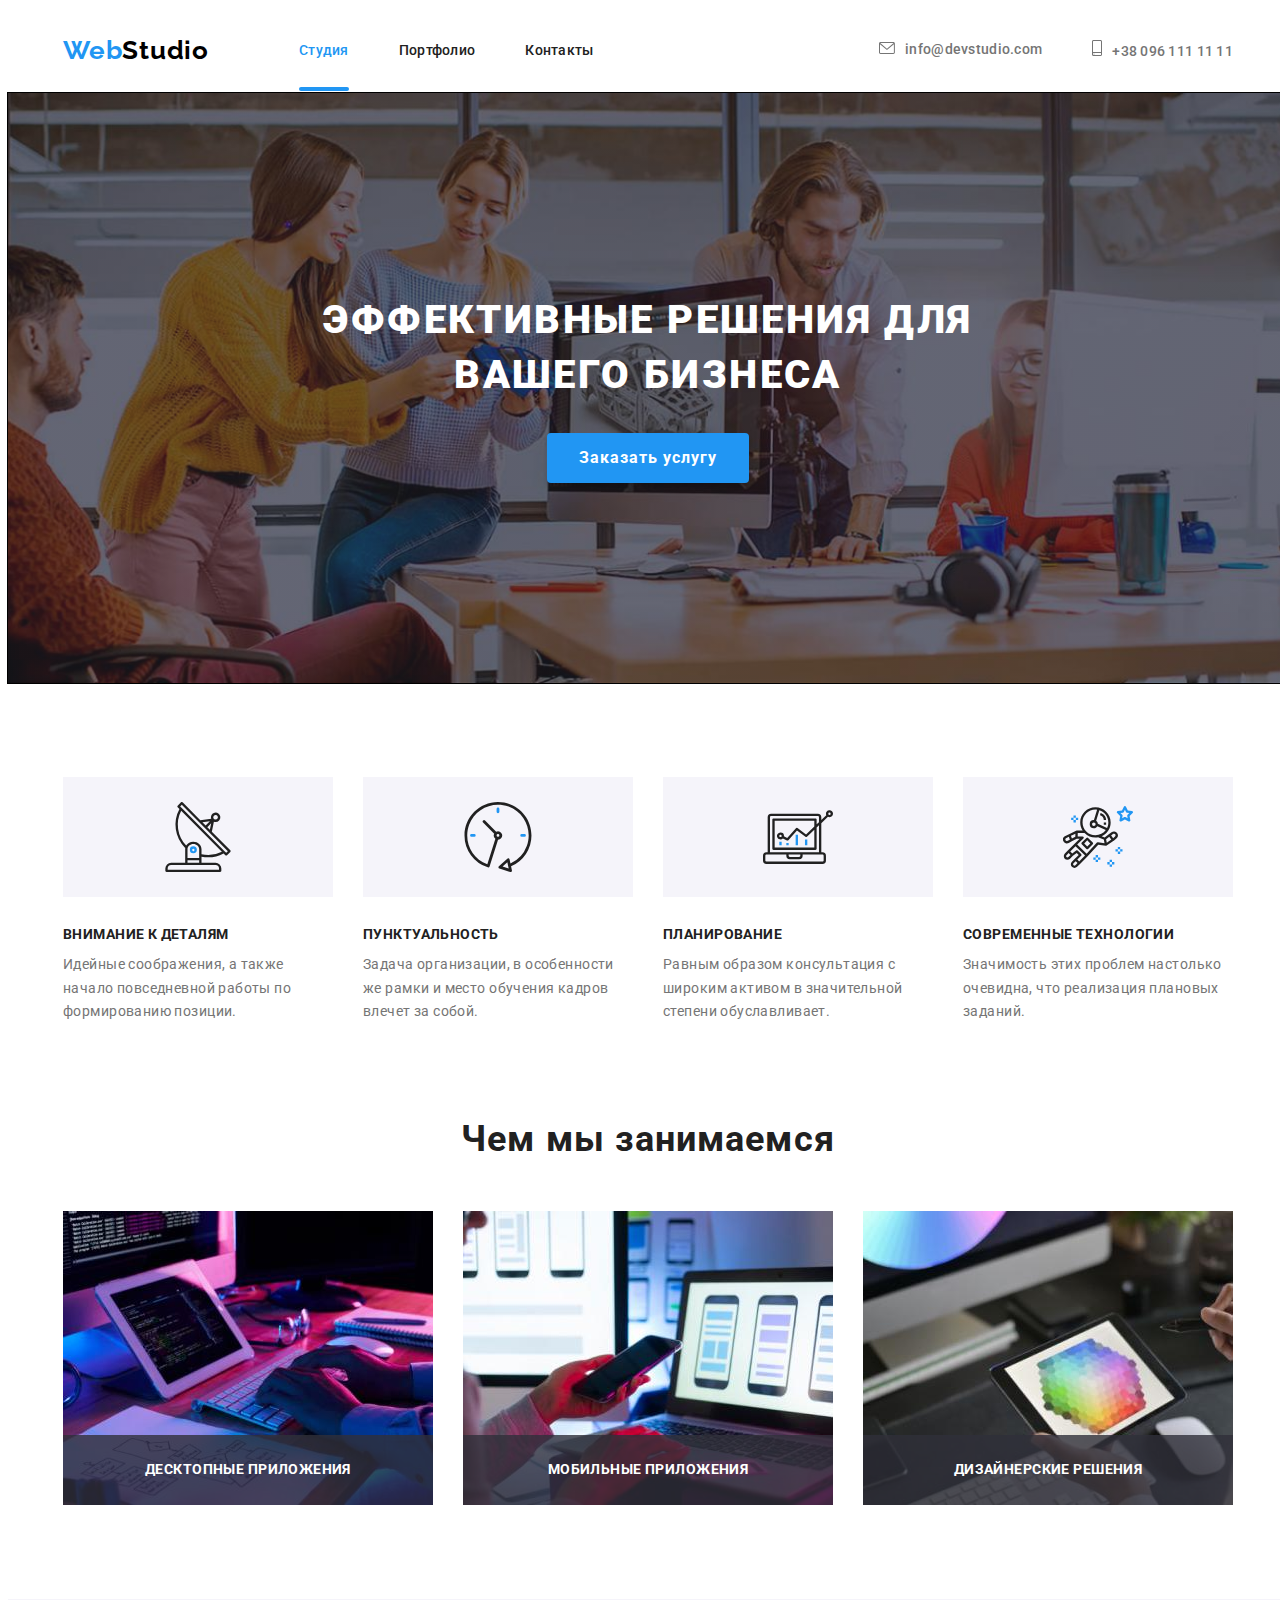
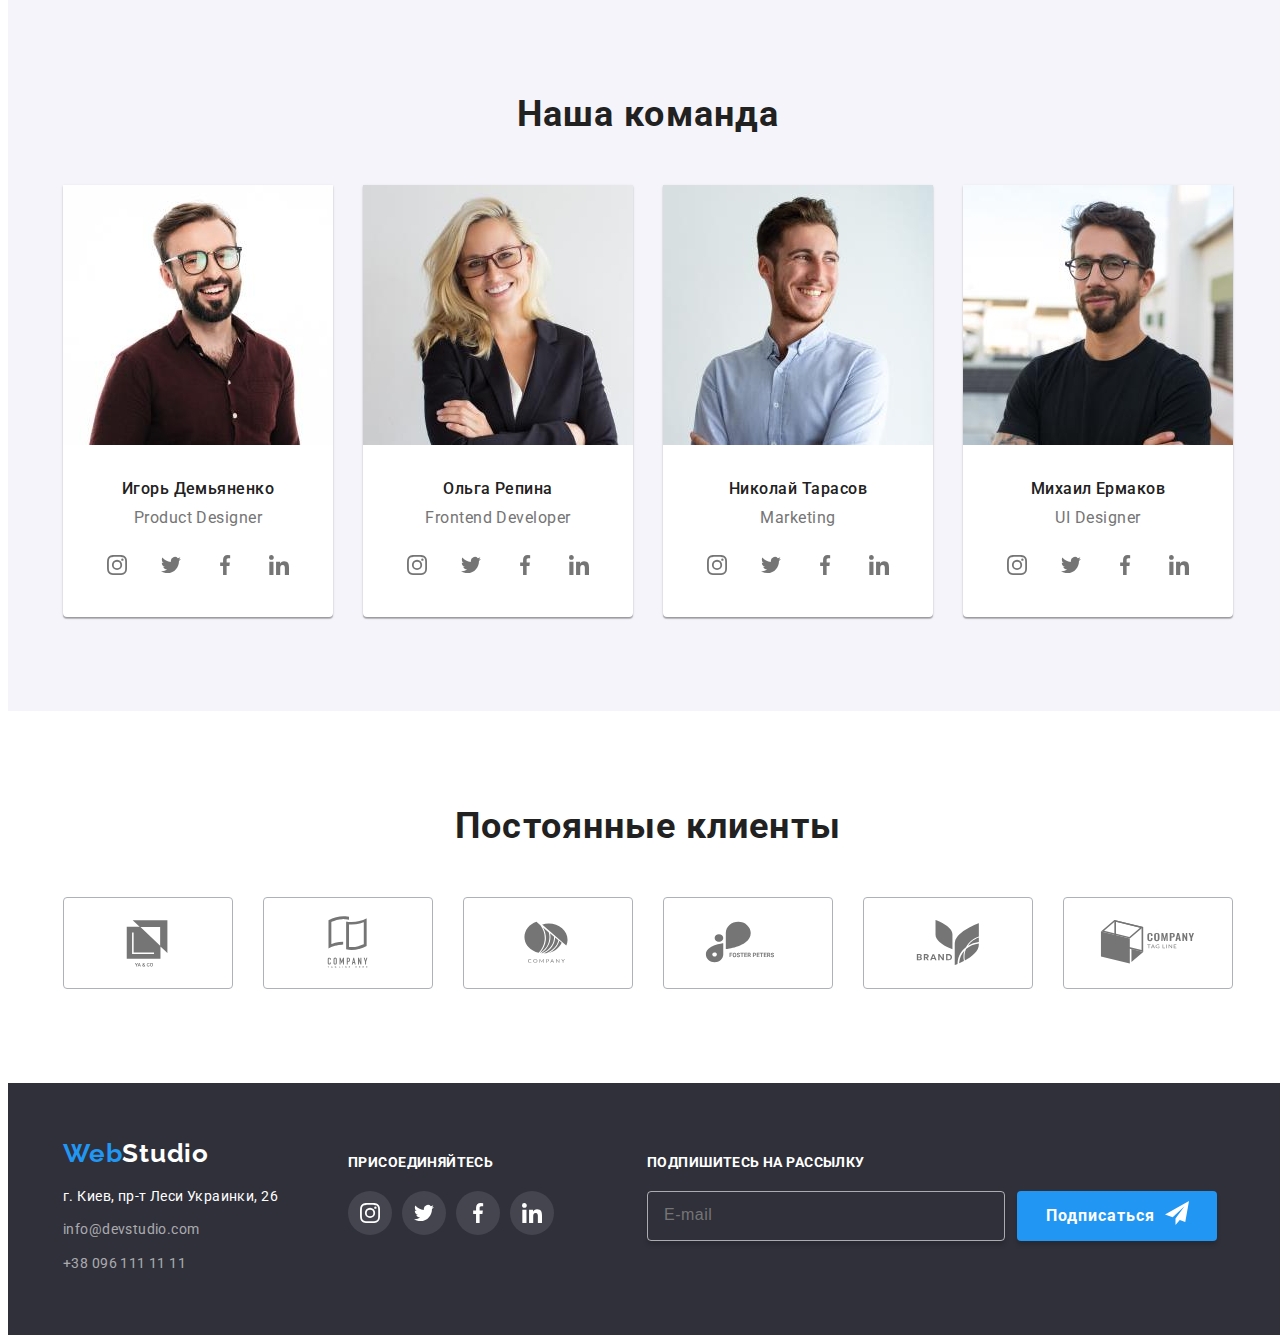
<file: index.html>
<!DOCTYPE html>
<html lang="ru">
  <head>
    <meta charset="UTF-8" />
    <meta http-equiv="X-UA-Compatible" content="IE=edge" />
    <meta name="viewport" content="width=device-width, initial-scale=1.0" />
    <meta name="description" content="Решения для бизнеса" />
    <link rel="preconnect" href="https://fonts.googleapis.com" />
    <link rel="preconnect" href="https://fonts.gstatic.com" crossorigin />
    <link
      href="https://fonts.googleapis.com/css2?family=Raleway:wght@700&family=Roboto:wght@400;500;700;900&display=swap"
      rel="stylesheet"
    />
    <link
      rel="stylesheet"
      href="https://cdnjs.cloudflare.com/ajax/libs/modern-normalize/1.1.0/modern-normalize.min.css"
      integrity="sha512-wpPYUAdjBVSE4KJnH1VR1HeZfpl1ub8YT/NKx4PuQ5NmX2tKuGu6U/JRp5y+Y8XG2tV+wKQpNHVUX03MfMFn9Q=="
      crossorigin="anonymous"
      referrerpolicy="no-referrer"
    />
    <link rel="stylesheet" href="css/main.min.css" />
    <title>Студия</title>
  </head>
  <body>
    <header class="header__page">
      <div class="section__container">
        <div class="header__content">
          <nav class="navigation__container">
            <a
              href="index.html"
              class="logo__page logo__page--dark link"
              ><span class="logo__web">Web</span
              ><span class="logo__studio">Studio</span></a
            >
            <ul class="navigation__list list">
              <li class="navigation__item curent--link">
                <a href="index.html" class="navigation__link link">Студия</a>
              </li>
              <li class="navigation__item">
                <a href="portfolio.html" class="navigation__link link"
                  >Портфолио</a
                >
              </li>
              <li class="navigation__item">
                <a href="#0" class="navigation__link link">Контакты</a>
              </li>
            </ul>
            <button type="button" class="open-menu-btn">
              <svg class="open-menu__icon" width="24px" height="16px">
                <use href="./images/svg/icons.svg#icon-menu_mob"></use>
              </svg>
            </button>
          </nav>
          <ul class="header__contacts list">
            <li>
              <a href="mailto:info@devstudio.com" class="header__mail link"
                ><span>
                  <svg class="mail__icon" width="16px" height="12px">
                    <use
                      href="./images/svg/icons.svg#icon-icon-mail"
                    ></use></svg></span
                >info@devstudio.com</a
              >
            </li>
            <li>
              <a href="tel:+380961111111" class="header__telephone link"
                ><span>
                  <svg class="telephone__icon" width="10px" height="16px">
                    <use
                      href="./images/svg/icons.svg#icon-icon-telephone"
                    ></use></svg></span
                >+38 096 111 11 11</a
              >
            </li>
          </ul>
        </div>
      </div>
      <div class="page__mob-menu is-hidden">
        <div class="mob-menu__container">
          <div class="mob-menu__top">
            <button type="button" class="close-menu-btn close-btn">
              <svg class="close-btn__close-icon" width="11px" height="11px">
                <use href="./images/svg/icons.svg#icon-Vector"></use>
              </svg>
            </button>
            <ul class="mob-menu__list list">
              <li class="mob-menu__item">
                <a href="index.html" class="mob-menu__link link">Студия</a>
              </li>
              <li class="mob-menu__item">
                <a href="portfolio.html" class="mob-menu__link link"
                  >Портфолио</a
                >
              </li>
              <li class="mob-menu__item">
                <a href="#0" class="mob-menu__link link">Контакты</a>
              </li>
            </ul>
          </div>
          <div class="mob-menu__bottom">
            <ul class="mob-menu__contacts list">
              <li>
                <a href="tel:+380961111111" class="mob-menu__telephone link"
                  >+38 096 111 11 11</a
                >
              </li>
              <li>
                <a href="mailto:info@devstudio.com" class="mob-menu__mail link"
                  >info@devstudio.com</a
                >
              </li>
            </ul>
            <ul class="mob-menu__social list">
              <li class="social-list__item">
                <a href="" class="social__link-menu link">Instagram</a>
              </li>
              <li class="social-list__item">
                <a href="" class="social__link-menu link">Twitter</a>
              </li>
              <li class="social-list__item">
                <a href="" class="social__link-menu link">Facebook</a>
              </li>
              <li class="social-list__item">
                <a href="" class="social__link-menu link">LinkedIn</a>
              </li>
            </ul>
          </div>
        </div>
      </div>
    </header>
    <!--Main-->
    <main>
      <section class="hero">
        <h1 class="hero__title">Эффективные решения для вашего бизнеса</h1>
        <button
          type="button"
          class="button-submit button-submit--hero"
          data-modal-open
        >
          Заказать услугу
        </button>
      </section>
      <section class="section">
        <div class="section__container">
          <ul class="skills__list list">
            <li class="skills__item skills__item--attention">
              <h3 class="skills__title">Внимание к деталям</h3>
              <p class="skills__about">
                Идейные соображения, а также начало повседневной работы по
                формированию позиции.
              </p>
            </li>
            <li class="skills__item skills__item--punctuality">
              <h3 class="skills__title">Пунктуальность</h3>
              <p class="skills__about">
                Задача организации, в особенности же рамки и место обучения
                кадров влечет за собой.
              </p>
            </li>
            <li class="skills__item skills__item--planning">
              <h3 class="skills__title">Планирование</h3>
              <p class="skills__about">
                Равным образом консультация с широким активом в значительной
                степени обуславливает.
              </p>
            </li>
            <li class="skills__item skills__item--hitech">
              <h3 class="skills__title">Современные технологии</h3>
              <p class="skills__about">
                Значимость этих проблем настолько очевидна, что реализация
                плановых заданий.
              </p>
            </li>
          </ul>
        </div>
      </section>
      <section class="our-work">
        <div class="section__container">
          <h2 class="section__heading">Чем мы занимаемся</h2>
          <ul class="our-work__list list">
            <li class="our-work__item">
              <div class="our-work__description">
                <img
                  src="./images/studio-img/our-work1.jpg"
                  srcset="
                    ./images/studio-img/our-work1.jpg    1x,
                    ./images/studio-img/our-work1-2x.jpg 2x
                  "
                  class="our-work__img"
                  alt="Image 1"
                  width="370"
                />
                <div class="our-work__overlay">
                  <h3 class="our-work__title">Десктопные приложения</h3>
                </div>
              </div>
            </li>
            <li class="our-work__item">
              <div class="our-work__description">
                <img
                  src="./images/studio-img/our-work2.jpg"
                  srcset="
                    ./images/studio-img/our-work2.jpg    1x,
                    ./images/studio-img/our-work2-2x.jpg 2x
                  "
                  class="our-work__img"
                  alt="Image 2"
                  width="370"
                />
                <div class="our-work__overlay">
                  <h3 class="our-work__title">Мобильные приложения</h3>
                </div>
              </div>
            </li>
            <li class="our-work__item">
              <div class="our-work__description">
                <img
                  src="./images/studio-img/our-work3.jpg"
                  srcset="
                    ./images/studio-img/our-work3.jpg    1x,
                    ./images/studio-img/our-work3-2x.jpg 2x
                  "
                  class="our-work__img"
                  alt="Image 3"
                  width="370"
                />
                <div class="our-work__overlay">
                  <h3 class="our-work__title">Дизайнерские решения</h3>
                </div>
              </div>
            </li>
          </ul>
        </div>
      </section>
      <section class="section section--team">
        <div class="section__container">
          <h2 class="section__heading">Наша команда</h2>
          <ul class="team__list list">
            <li class="team__card">
              <picture>
                <source
                  srcset="
                    ./images/studio-img/team-photo1-desktop.jpg   1x,
                    ./images/studio-img/team-photo1-desktop2x.jpg 2x
                  "
                  media="(min-width:1200px)"
                />
                <source
                  srcset="
                    ./images/studio-img/team-photo1-tab.jpg   1x,
                    ./images/studio-img/team-photo1-tab2x.jpg 2x
                  "
                  media="(min-width: 768px)"
                />
                <source
                  srcset="
                    ./images/studio-img/team-photo1-mob.jpg   1x,
                    ./images/studio-img/team-photo1-mob2x.jpg 2x
                  "
                  media="(min-width: 320px)"
                />
                <img
                  src="./images/studio-img/team-photo1-mob.jpg"
                  class="team__photo"
                  alt="Photo 1"
                  width="450"
                />
              </picture>
              <div class="team__about">
                <h3 class="team__name">Игорь Демьяненко</h3>
                <p class="team__job">Product Designer</p>
                <ul class="social__container list">
                  <li class="social__item">
                    <a
                      class="social__link social__link--white"
                      href="instagram.com"
                    >
                      <svg class="social__icon" width="20px" height="20px">
                        <use
                          href="./images/svg/icons.svg#icon-icon-instagram"
                        ></use>
                      </svg>
                    </a>
                  </li>
                  <li class="social__item">
                    <a
                      class="social__link social__link--white"
                      href="twitter.com"
                    >
                      <svg class="social__icon" width="20px" height="20px">
                        <use
                          href="./images/svg/icons.svg#icon-icon-twitter"
                        ></use>
                      </svg>
                    </a>
                  </li>
                  <li class="social__item">
                    <a
                      class="social__link social__link--white"
                      href="facebook.com"
                    >
                      <svg class="social__icon" width="20px" height="20px">
                        <use
                          href="./images/svg/icons.svg#icon-icon-facebook"
                        ></use>
                      </svg>
                    </a>
                  </li>
                  <li class="social__item">
                    <a class="social__link social__link--white" href="vfh">
                      <svg class="social__icon" width="20px" height="20px">
                        <use
                          href="./images/svg/icons.svg#icon-icon-linkedin"
                        ></use>
                      </svg>
                    </a>
                  </li>
                </ul>
              </div>
            </li>
            <li class="team__card">
              <picture>
                <source
                  srcset="
                    ./images/studio-img/team-photo2-desktop.jpg   1x,
                    ./images/studio-img/team-photo2-desktop2x.jpg 2x
                  "
                  media="(min-width:1200px)"
                />
                <source
                  srcset="
                    ./images/studio-img/team-photo2-tab.jpg   1x,
                    ./images/studio-img/team-photo2-tab2x.jpg 2x
                  "
                  media="(min-width: 768px)"
                />
                <source
                  srcset="
                    ./images/studio-img/team-photo2-mob.jpg   1x,
                    ./images/studio-img/team-photo2-mob2x.jpg 2x
                  "
                  media="(min-width: 320px)"
                />
                <img
                  src="./images/studio-img/team-photo2-mob.jpg"
                  class="team__photo"
                  alt="Photo 2"
                  width="270"
                />
              </picture>
              <div class="team__about">
                <h3 class="team__name">Ольга Репина</h3>
                <p class="team__job">Frontend Developer</p>
                <ul class="social__container list">
                  <li class="social__item">
                    <a
                      class="social__link social__link--white"
                      href="instagram.com"
                    >
                      <svg class="social__icon" width="20px" height="20px">
                        <use
                          href="./images/svg/icons.svg#icon-icon-instagram"
                        ></use>
                      </svg>
                    </a>
                  </li>
                  <li class="social__item">
                    <a
                      class="social__link social__link--white"
                      href="twitter.com"
                    >
                      <svg class="social__icon" width="20px" height="20px">
                        <use
                          href="./images/svg/icons.svg#icon-icon-twitter"
                        ></use>
                      </svg>
                    </a>
                  </li>
                  <li class="social__item">
                    <a
                      class="social__link social__link--white"
                      href="facebook.com"
                    >
                      <svg class="social__icon" width="20px" height="20px">
                        <use
                          href="./images/svg/icons.svg#icon-icon-facebook"
                        ></use>
                      </svg>
                    </a>
                  </li>
                  <li class="social__item">
                    <a class="social__link social__link--white" href="vfh">
                      <svg class="social__icon" width="20px" height="20px">
                        <use
                          href="./images/svg/icons.svg#icon-icon-linkedin"
                        ></use>
                      </svg>
                    </a>
                  </li>
                </ul>
              </div>
            </li>
            <li class="team__card">
              <picture>
                <source
                  srcset="
                    ./images/studio-img/team-photo3-desktop.jpg   1x,
                    ./images/studio-img/team-photo3-desktop2x.jpg 2x
                  "
                  media="(min-width:1200px)"
                />
                <source
                  srcset="
                    ./images/studio-img/team-photo3-tab.jpg   1x,
                    ./images/studio-img/team-photo3-tab2x.jpg 2x
                  "
                  media="(min-width: 768px)"
                />
                <source
                  srcset="
                    ./images/studio-img/team-photo3-mob.jpg   1x,
                    ./images/studio-img/team-photo3-mob2x.jpg 2x
                  "
                  media="(min-width: 320px)"
                />
                <img
                  src="./images/studio-img/team-photo3-mob.jpg"
                  class="team__photo"
                  alt="Photo 3"
                  width="270"
                />
              </picture>
              <div class="team__about">
                <h3 class="team__name">Николай Тарасов</h3>
                <p class="team__job">Marketing</p>
                <ul class="social__container list">
                  <li class="social__item">
                    <a
                      class="social__link social__link--white"
                      href="instagram.com"
                    >
                      <svg class="social__icon" width="20px" height="20px">
                        <use
                          href="./images/svg/icons.svg#icon-icon-instagram"
                        ></use>
                      </svg>
                    </a>
                  </li>
                  <li class="social__item">
                    <a
                      class="social__link social__link--white"
                      href="twitter.com"
                    >
                      <svg class="social__icon" width="20px" height="20px">
                        <use
                          href="./images/svg/icons.svg#icon-icon-twitter"
                        ></use>
                      </svg>
                    </a>
                  </li>
                  <li class="social__item">
                    <a
                      class="social__link social__link--white"
                      href="facebook.com"
                    >
                      <svg class="social__icon" width="20px" height="20px">
                        <use
                          href="./images/svg/icons.svg#icon-icon-facebook"
                        ></use>
                      </svg>
                    </a>
                  </li>
                  <li class="social__item">
                    <a class="social__link social__link--white" href="vfh">
                      <svg class="social__icon" width="20px" height="20px">
                        <use
                          href="./images/svg/icons.svg#icon-icon-linkedin"
                        ></use>
                      </svg>
                    </a>
                  </li>
                </ul>
              </div>
            </li>
            <li class="team__card">
              <picture>
                <source
                  srcset="
                    ./images/studio-img/team-photo4-desktop.jpg   1x,
                    ./images/studio-img/team-photo4-desktop2x.jpg 2x
                  "
                  media="(min-width:1200px)"
                />
                <source
                  srcset="
                    ./images/studio-img/team-photo4-tab.jpg   1x,
                    ./images/studio-img/team-photo4-tab2x.jpg 2x
                  "
                  media="(min-width: 768px)"
                />
                <source
                  srcset="
                    ./images/studio-img/team-photo4-mob.jpg   1x,
                    ./images/studio-img/team-photo4-mob2x.jpg 2x
                  "
                  media="(min-width: 320px)"
                />
                <img
                  src="./images/studio-img/team-photo4-mob.jpg"
                  class="team__photo"
                  alt="Photo 4"
                  width="270"
                />
              </picture>
              <div class="team__about">
                <h3 class="team__name">Михаил Ермаков</h3>
                <p class="team__job">UI Designer</p>
                <ul class="social__container list">
                  <li class="social__item">
                    <a
                      class="social__link social__link--white"
                      href="instagram.com"
                    >
                      <svg class="social__icon" width="20px" height="20px">
                        <use
                          href="./images/svg/icons.svg#icon-icon-instagram"
                        ></use>
                      </svg>
                    </a>
                  </li>
                  <li class="social__item">
                    <a
                      class="social__link social__link--white"
                      href="twitter.com"
                    >
                      <svg class="social__icon" width="20px" height="20px">
                        <use
                          href="./images/svg/icons.svg#icon-icon-twitter"
                        ></use>
                      </svg>
                    </a>
                  </li>
                  <li class="social__item">
                    <a
                      class="social__link social__link--white"
                      href="facebook.com"
                    >
                      <svg class="social__icon" width="20px" height="20px">
                        <use
                          href="./images/svg/icons.svg#icon-icon-facebook"
                        ></use>
                      </svg>
                    </a>
                  </li>
                  <li class="social__item">
                    <a class="social__link social__link--white" href="vfh">
                      <svg class="social__icon" width="20px" height="20px">
                        <use
                          href="./images/svg/icons.svg#icon-icon-linkedin"
                        ></use>
                      </svg>
                    </a>
                  </li>
                </ul>
              </div>
            </li>
          </ul>
        </div>
      </section>
      <section class="partners section">
        <div class="section__container">
          <h2 class="section__heading">Постоянные клиенты</h2>
          <ul class="partners__list list">
            <li class="partners_items">
              <a class="partners__link" href="">
                <svg class="partners__icon" width="106px" height="60px">
                  <use
                    href="./images/svg/icons.svg#icon-icon-first-partner"
                  ></use>
                </svg>
              </a>
            </li>
            <li class="partners_items">
              <a class="partners__link" href="">
                <svg class="partners__icon" width="106px" height="60px">
                  <use
                    href="./images/svg/icons.svg#icon-icon-second-partner"
                  ></use>
                </svg>
              </a>
            </li>
            <li class="partners_items">
              <a class="partners__link" href="">
                <svg class="partners__icon" width="106px" height="60px">
                  <use
                    href="./images/svg/icons.svg#icon-icon-thirst-partner"
                  ></use>
                </svg>
              </a>
            </li>
            <li class="partners_items">
              <a class="partners__link" href="">
                <svg class="partners__icon" width="106px" height="60px">
                  <use
                    href="./images/svg/icons.svg#icon-icon-fourth-partner"
                  ></use>
                </svg>
              </a>
            </li>
            <li class="partners_items">
              <a class="partners__link" href="">
                <svg class="partners__icon" width="106px" height="60px">
                  <use
                    href="./images/svg/icons.svg#icon-icon-fifth-partner"
                  ></use>
                </svg>
              </a>
            </li>
            <li class="partners_items">
              <a class="partners__link" href="">
                <svg class="partners__icon" width="106px" height="60px">
                  <use
                    href="./images/svg/icons.svg#icon-icon-sixth-partner"
                  ></use>
                </svg>
              </a>
            </li>
          </ul>
        </div>
      </section>
    </main>
    <!--footer-->
    <footer class="footer">
      <div class="section__container flex-container">
        <div class="footer__contacts">
          <a href="#0" class="logo__page logo__page--white link"
            ><span class="logo__web">Web</span
            ><span class="logo__studio">Studio</span></a
          >
          <address class="footer__address">
            г. Киев, пр-т Леси Украинки, 26
          </address>
          <ul class="contacts-links list">
            <li>
              <a href="mailto:info@devstudio.com" class="footer__mail link"
                >info@devstudio.com</a
              >
            </li>
            <li>
              <a href="tel:+380961111111" class="footer__telephone link"
                >+38 096 111 11 11</a
              >
            </li>
          </ul>
        </div>
        <div class="footer__social">
          <h4 class="footer__heading">присоединяйтесь</h4>
          <ul class="social__container list">
            <li class="social__item">
              <a class="social__link social__link--dark" href="twitter.com">
                <svg class="social__icon" width="20px" height="20px">
                  <use href="./images/svg/icons.svg#icon-icon-instagram"></use>
                </svg>
              </a>
            </li>
            <li class="social__item">
              <a class="social__link social__link--dark" href="twitter.com">
                <svg class="social__icon" width="20px" height="20px">
                  <use href="./images/svg/icons.svg#icon-icon-twitter"></use>
                </svg>
              </a>
            </li>
            <li class="social__item">
              <a class="social__link social__link--dark" href="twitter.com">
                <svg class="social__icon" width="20px" height="20px">
                  <use href="./images/svg/icons.svg#icon-icon-facebook"></use>
                </svg>
              </a>
            </li>
            <li class="social__item">
              <a class="social__link" href="twitter.com">
                <svg class="social__icon" width="20px" height="20px">
                  <use href="./images/svg/icons.svg#icon-icon-linkedin"></use>
                </svg>
              </a>
            </li>
          </ul>
        </div>
        <form action="#" class="footer__subscription">
          <h4 class="footer__heading">Подпишитесь на рассылку</h4>
          <div class="subscription__container">
            <input
              type="email"
              name="subscription"
              class="subscription__mail"
              placeholder="E-mail"
            />
            <button
              type="submit"
              class="button-submit subscription__btn--subscription"
            >
              Подписаться
              <svg width="24px" height="24px" class="subscription__icon">
                <use href="./images/svg/icons.svg#icon-icon-send"></use>
              </svg>
            </button>
          </div>
        </form>
      </div>
    </footer>
    <div class="backdrop is-hidden" data-modal>
      <div class="backdrop__modal">
        <button class="close-btn close-btn--modal" data-modal-close>
          <svg class="close-btn__close-icon" width="11px" height="11px">
            <use href="./images/svg/icons.svg#icon-Vector"></use>
          </svg>
        </button>
        <p class="modal__title">Оставьте свои данные, мы вам перезвоним</p>
        <form action="#" class="modal__form">
          <div>
            <label for="name" class="modal_label-input">Имя</label>
            <span class="modal__input-container">
              <input
                type="text"
                name="user-name"
                id="name"
                class="modal__form-input"
                required
              />
              <svg class="modal__input-icon" width="18px" height="18px">
                <use href="./images/svg/icons.svg#icon-icon-cnt"></use>
              </svg>
            </span>
          </div>
          <div>
            <label for="telephone" class="modal_label-input">Телефон</label>
            <span class="modal__input-container">
              <input
                type="tel"
                id="telephone"
                name="user-tel"
                class="modal__form-input"
                required
              />
              <svg class="modal__input-icon" width="18px" height="18px">
                <use href="./images/svg/icons.svg#icon-icon-tln"></use>
              </svg>
            </span>
          </div>
          <div>
            <label for="mail" class="modal_label-input">Почта</label>
            <span class="modal__input-container">
              <input
                type="email"
                id="mail"
                name="user-mail"
                class="modal__form-input"
                required
              />
              <svg class="modal__input-icon" width="18px" height="18px">
                <use href="./images/svg/icons.svg#icon-icon-mail-modal"></use>
              </svg>
            </span>
          </div>
          <div class="modal__textarea">
            <label for="coment" class="modal_label-input">Комментарий</label>
            <textarea
              name="coment"
              id="coment"
              rows="5"
              placeholder="Введите текст"
              class="textarea__input"
            ></textarea>
          </div>
          <div class="modal__checkbox-policy">
            <label for="policy" class="modal__title-policy">
              <input
                type="checkbox"
                name="policy-check"
                id="policy"
                class="checkbox-policy__input some-hidden"
              /><span class="modal__custom-check"
                ><svg width="11px" height="8px">
                  <use href="./images/svg/icons.svg#icon-icon-tick"></use>
                </svg> </span
              >Соглашаюсь с рассылкой и принимаю<a
                href=""
                class="checkbox-policy__link-policy"
                ><span class="checkbox-policy__span">Условия договора</span></a
              ></label
            >
          </div>
          <button type="submit" class="button-submit button-submit--modal">
            Отправить
          </button>
        </form>
      </div>
    </div>
    <script src="./js/modal.js"></script>
    <script src="./js/mobile-menu.js"></script>
  </body>
</html>
</file>
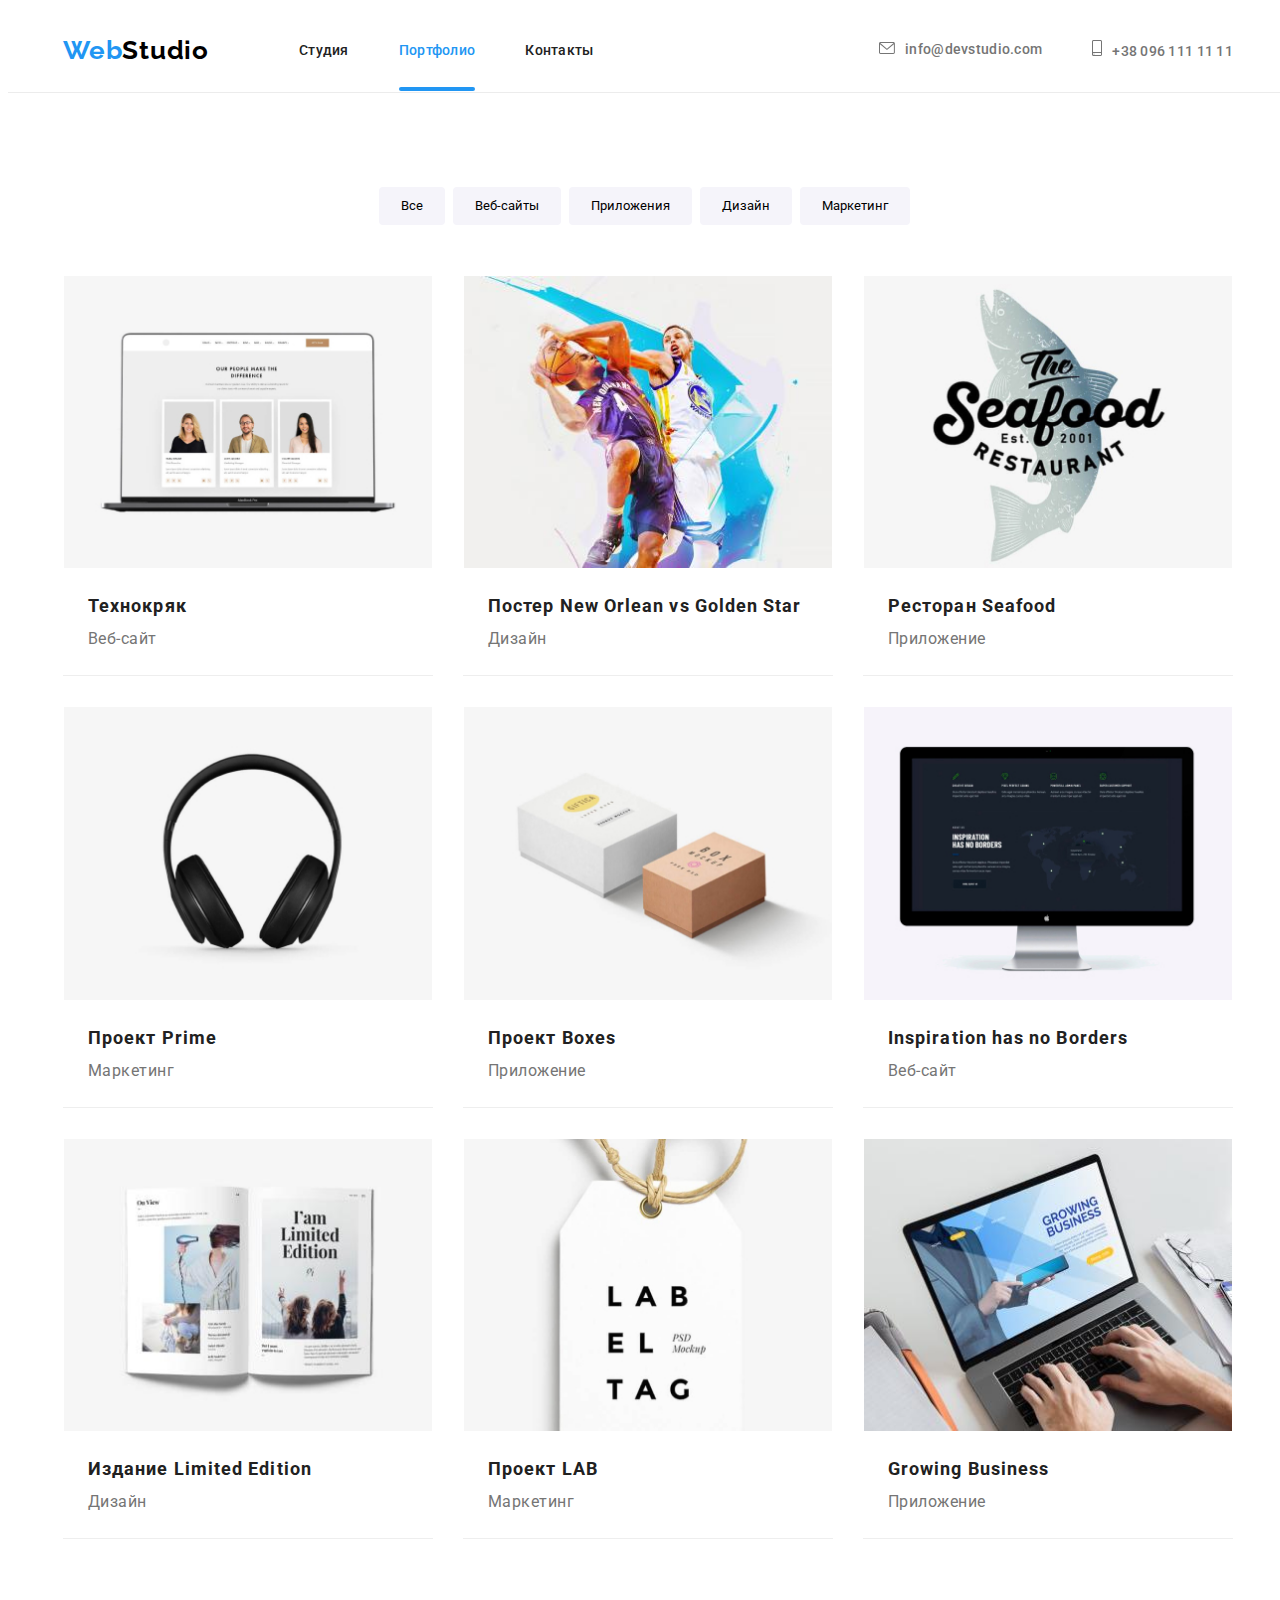
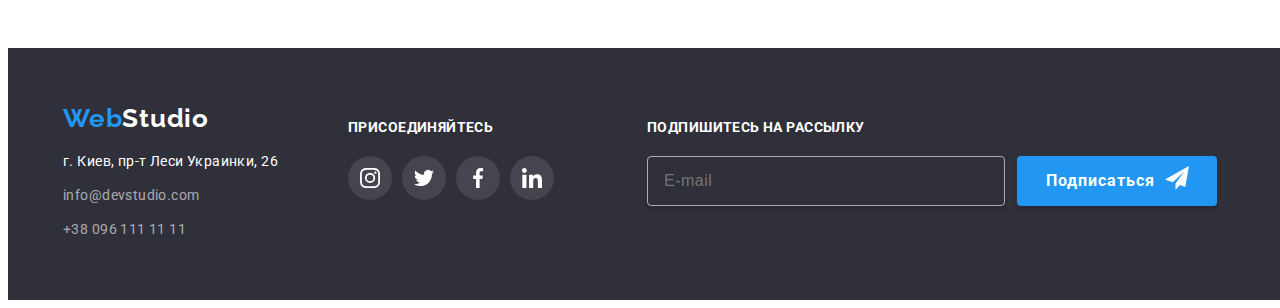
<file: portfolio.html>
<!DOCTYPE html>
<html lang="ru">
  <head>
    <meta charset="UTF-8" />
    <meta http-equiv="X-UA-Compatible" content="IE=edge" />
    <meta name="viewport" content="width=device-width, initial-scale=1.0" />
    <link rel="preconnect" href="https://fonts.googleapis.com" />
    <link rel="preconnect" href="https://fonts.gstatic.com" crossorigin />
    <link
      href="https://fonts.googleapis.com/css2?family=Raleway:wght@700&family=Roboto:wght@400;500;700;900&display=swap"
      rel="stylesheet"
    />
    <link
      rel="stylesheet"
      href="https://cdnjs.cloudflare.com/ajax/libs/modern-normalize/1.1.0/modern-normalize.min.css"
      integrity="sha512-wpPYUAdjBVSE4KJnH1VR1HeZfpl1ub8YT/NKx4PuQ5NmX2tKuGu6U/JRp5y+Y8XG2tV+wKQpNHVUX03MfMFn9Q=="
      crossorigin="anonymous"
      referrerpolicy="no-referrer"
    />
    <link rel="stylesheet" href="css/main.min.css" />
    <title>Портфолио</title>
  </head>
  <body>
    <header class="header__page">
      <div class="section__container">
        <div class="header__content">
          <nav class="navigation__container">
            <a
              href="index.html"
              class="logo__page logo__page--dark link"
              ><span class="logo__web">Web</span
              ><span class="logo__studio">Studio</span></a
            >
            <ul class="navigation__list list">
              <li class="navigation__item">
                <a href="index.html" class="navigation__link link">Студия</a>
              </li>
              <li class="navigation__item curent--link">
                <a href="portfolio.html" class="navigation__link link"
                  >Портфолио</a
                >
              </li>
              <li class="navigation__item">
                <a href="#0" class="navigation__link link">Контакты</a>
              </li>
            </ul>
            <button type="button" class="open-menu-btn">
              <svg class="open-menu__icon" width="24px" height="16px">
                <use href="./images/svg/icons.svg#icon-menu_mob"></use>
              </svg>
            </button>
          </nav>
          <ul class="header__contacts list">
            <li>
              <a href="mailto:info@devstudio.com" class="header__mail link"
                ><span>
                  <svg class="mail__icon" width="16px" height="12px">
                    <use
                      href="./images/svg/icons.svg#icon-icon-mail"
                    ></use></svg></span
                >info@devstudio.com</a
              >
            </li>
            <li>
              <a href="tel:+380961111111" class="header__telephone link"
                ><span>
                  <svg class="telephone__icon" width="10px" height="16px">
                    <use
                      href="./images/svg/icons.svg#icon-icon-telephone"
                    ></use></svg></span
                >+38 096 111 11 11</a
              >
            </li>
          </ul>
        </div>
      </div>
      <div class="page__mob-menu is-hidden">
        <div class="mob-menu__container">
          <div class="mob-menu__top">
            <button type="button" class="close-menu-btn close-btn">
              <svg class="close-btn__close-icon" width="11px" height="11px">
                <use href="./images/svg/icons.svg#icon-Vector"></use>
              </svg>
            </button>
            <ul class="mob-menu__list list">
              <li class="mob-menu__item">
                <a href="index.html" class="mob-menu__link link">Студия</a>
              </li>
              <li class="mob-menu__item">
                <a href="portfolio.html" class="mob-menu__link link"
                  >Портфолио</a
                >
              </li>
              <li class="mob-menu__item">
                <a href="#0" class="mob-menu__link link">Контакты</a>
              </li>
            </ul>
          </div>
          <div class="mob-menu__bottom">
            <ul class="mob-menu__contacts list">
              <li>
                <a href="tel:+380961111111" class="mob-menu__telephone link"
                  >+38 096 111 11 11</a
                >
              </li>
              <li>
                <a href="mailto:info@devstudio.com" class="mob-menu__mail link"
                  >info@devstudio.com</a
                >
              </li>
            </ul>
            <ul class="mob-menu__social list">
              <li class="social-list__item">
                <a href="" class="social__link-menu link">Instagram</a>
              </li>
              <li class="social-list__item">
                <a href="" class="social__link-menu link">Twitter</a>
              </li>
              <li class="social-list__item">
                <a href="" class="social__link-menu link">Facebook</a>
              </li>
              <li class="social-list__item">
                <a href="" class="social__link-menu link">LinkedIn</a>
              </li>
            </ul>
          </div>
        </div>
      </div>
    </header>
    <!--Main-->
    <main>
      <section class="section">
        <div class="section__container">
          <ul class="section__filters list">
            <li class="filters__item">
              <button type="button" class="filters__filter-btn">Все</button>
            </li>
            <li class="filters__item">
              <button type="button" class="filters__filter-btn">
                Веб-сайты
              </button>
            </li>
            <li class="filters__item">
              <button type="button" class="filters__filter-btn">
                Приложения
              </button>
            </li>
            <li class="filters__item">
              <button type="button" class="filters__filter-btn">Дизайн</button>
            </li>
            <li class="filters__item">
              <button type="button" class="filters__filter-btn">
                Маркетинг
              </button>
            </li>
          </ul>
          <ul class="list section__card-list">
            <li class="card-list__card">
              <a href="" class="link card__link">
                <div class="card__img">
                  <picture>
                    <source
                      srcset="
                        ./images/portfolio-img/technockryak-desktop.jpg   1x,
                        ./images/portfolio-img/technockryak-desktop2x.jpg 2x
                      "
                      media="(min-width:1200px)"
                    />
                    <source
                      srcset="
                        ./images/portfolio-img/technockryak-tab.jpg   1x,
                        ./images/portfolio-img/technockryak-tab2x.jpg 2x
                      "
                      media="(min-width:768px)"
                    />
                    <source
                      srcset="
                        ./images/portfolio-img/technockryak-mob.jpg   1x,
                        ./images/portfolio-img/technockryak-mob2x.jpg 2x
                      "
                      media="(min-width:320px)"
                    />
                    <img
                      src="./images/portfolio-img/technockryak-mob.jpg"
                      alt="Технокряк"
                    />
                  </picture>
                  <div class="card__overlay">
                    <p class="card__txt">
                      Технокряк это современная площадка распространения
                      коронавируса. Компании используют эту платформу для
                      цифрового шпионажа и атак на защищённые сервера
                      конкурентов.
                    </p>
                  </div>
                </div>
                <div class="card__about">
                  <h2 class="card__name-project">Технокряк</h2>
                  <p class="card__project-description">Веб-сайт</p>
                </div>
              </a>
            </li>
            <li class="card-list__card">
              <a href="" class="link card__link"
                ><div class="card__img">
                  <picture>
                    <source
                      srcset="
                        ./images/portfolio-img/design-desktop.jpg   1x,
                        ./images/portfolio-img/design-desktop2x.jpg 2x
                      "
                      media="(min-width:1200px)" />
                    <source
                      srcset="
                        ./images/portfolio-img/design-tab.jpg   1x,
                        ./images/portfolio-img/design-tab2x.jpg 2x
                      "
                      media="(min-width:768px)" />
                    <source
                      srcset="
                        ./images/portfolio-img/design-mob.jpg   1x,
                        ./images/portfolio-img/design-mob2x.jpg 2x
                      "
                      media="(min-width:320px)" />
                    <img
                      src="./images/portfolio-img/design-mob.jpg"
                      alt="Дизайн"
                  /></picture>
                  <div class="card__overlay">
                    <p class="card__txt">
                      Технокряк это современная площадка распространения
                      коронавируса. Компании используют эту платформу для
                      цифрового шпионажа и атак на защищённые сервера
                      конкурентов.
                    </p>
                  </div>
                </div>
                <div class="card__about">
                  <h2 class="card__name-project">
                    Постер New Orlean vs Golden Star
                  </h2>
                  <p class="card__project-description">Дизайн</p>
                </div></a
              >
            </li>
            <li class="card-list__card">
              <a href="" class="link card__link"
                ><div class="card__img">
                  <picture>
                    <source
                      srcset="
                        ./images/portfolio-img/seafood-desktop.jpg   1x,
                        ./images/portfolio-img/seafood-desktop2x.jpg 2x
                      "
                      media="(min-width:1200px)"
                    />
                    <source
                      srcset="
                        ./images/portfolio-img/seafood-tab.jpg   1x,
                        ./images/portfolio-img/seafood-tab2x.jpg 2x
                      "
                      media="(min-width:768px)"
                    />
                    <source
                      srcset="
                        ./images/portfolio-img/seafood-mob.jpg   1x,
                        ./images/portfolio-img/seafood-mob2x.jpg 2x
                      "
                      media="(min-width:320px)"
                    />
                    <img
                      src="./images/portfolio-img/seafood-mob.jpg"
                      alt="Ресторан Seafood"
                    />
                  </picture>
                  <div class="card__overlay">
                    <p class="card__txt">
                      Технокряк это современная площадка распространения
                      коронавируса. Компании используют эту платформу для
                      цифрового шпионажа и атак на защищённые сервера
                      конкурентов.
                    </p>
                  </div>
                </div>
                <div class="card__about">
                  <h2 class="card__name-project">Ресторан Seafood</h2>
                  <p class="card__project-description">Приложение</p>
                </div>
              </a>
            </li>
            <li class="card-list__card">
              <a href="" class="link card__link"
                ><div class="card__img">
                  <picture>
                    <source
                      srcset="
                        ./images/portfolio-img/prime-desktop.jpg   1x,
                        ./images/portfolio-img/prime-desktop2x.jpg 2x
                      "
                      media="(min-width:1200px)" />
                    <source
                      srcset="
                        ./images/portfolio-img/prime-tab.jpg   1x,
                        ./images/portfolio-img/prime-tab2x.jpg 2x
                      "
                      media="(min-width:768px)" />
                    <source
                      srcset="
                        ./images/portfolio-img/prime-mob.jpg   1x,
                        ./images/portfolio-img/prime-mob2x.jpg 2x
                      "
                      media="(min-width:320px)" />
                    <img
                      src="./images/portfolio-img/prime-mob.jpg "
                      alt="Проект Prime"
                  /></picture>
                  <div class="card__overlay">
                    <p class="card__txt">
                      Технокряк это современная площадка распространения
                      коронавируса. Компании используют эту платформу для
                      цифрового шпионажа и атак на защищённые сервера
                      конкурентов.
                    </p>
                  </div>
                </div>
                <div class="card__about">
                  <h2 class="card__name-project">Проект Prime</h2>
                  <p class="card__project-description">Маркетинг</p>
                </div></a
              >
            </li>
            <li class="card-list__card">
              <a href="" class="link card__link"
                ><div class="card__img">
                  <picture>
                    <source
                      srcset="
                        ./images/portfolio-img/boxes-desktop.jpg   1x,
                        ./images/portfolio-img/boxes-desktop2x.jpg 2x
                      "
                      media="(min-width:1200px)" />
                    <source
                      srcset="
                        ./images/portfolio-img/boxes-tab.jpg   1x,
                        ./images/portfolio-img/boxes-tab2x.jpg 2x
                      "
                      media="(min-width:768px)" />
                    <source
                      srcset="
                        ./images/portfolio-img/boxes-mob.jpg   1x,
                        ./images/portfolio-img/boxes-mob2x.jpg 2x
                      "
                      media="(min-width:320px)" />
                    <img
                      src="./images/portfolio-img/boxes-mob.jpg"
                      alt="Проект Boxes"
                  /></picture>
                  <div class="card__overlay">
                    <p class="card__txt">
                      Технокряк это современная площадка распространения
                      коронавируса. Компании используют эту платформу для
                      цифрового шпионажа и атак на защищённые сервера
                      конкурентов.
                    </p>
                  </div>
                </div>
                <div class="card__about">
                  <h2 class="card__name-project">Проект Boxes</h2>
                  <p class="card__project-description">Приложение</p>
                </div></a
              >
            </li>
            <li class="card-list__card">
              <a href="" class="link card__link"
                ><div class="card__img">
                  <picture>
                    <source
                      srcset="
                        ./images/portfolio-img/inspiration-desktop.jpg   1x,
                        ./images/portfolio-img/inspiration-desktop2x.jpg 2x
                      "
                      media="(min-width:1200px)" />
                    <source
                      srcset="
                        ./images/portfolio-img/inspiration-tab.jpg   1x,
                        ./images/portfolio-img/inspiration-tab2x.jpg 2x
                      "
                      media="(min-width:768px)" />
                    <source
                      srcset="
                        ./images/portfolio-img/inspiration-mob.jpg   1x,
                        ./images/portfolio-img/inspiration-mob2x.jpg 2x
                      "
                      media="(min-width:320px)" />
                    <img
                      src="./images/portfolio-img/inspiration-mob.jpg"
                      alt="Веб-сайт"
                      width="370"
                  /></picture>
                  <div class="card__overlay">
                    <p class="card__txt">
                      Технокряк это современная площадка распространения
                      коронавируса. Компании используют эту платформу для
                      цифрового шпионажа и атак на защищённые сервера
                      конкурентов.
                    </p>
                  </div>
                </div>
                <div class="card__about">
                  <h2 class="card__name-project">Inspiration has no Borders</h2>
                  <p class="card__project-description">Веб-сайт</p>
                </div>
              </a>
            </li>
            <li class="card-list__card">
              <a href="" class="link card__link"
                ><div class="card__img">
                  <picture>
                    <source
                      srcset="
                        ./images/portfolio-img/edition-desktop.jpg   1x,
                        ./images/portfolio-img/edition-desktop2x.jpg 2x
                      "
                      media="(min-width:1200px)"
                    />
                    <source
                      srcset="
                        ./images/portfolio-img/edition-tab.jpg   1x,
                        ./images/portfolio-img/edition-tab2x.jpg 2x
                      "
                      media="(min-width:768px)"
                    />
                    <source
                      srcset="
                        ./images/portfolio-img/edition-mob.jpg   1x,
                        ./images/portfolio-img/edition-mob2x.jpg 2x
                      "
                      media="(min-width:320px)"
                    />
                    <img
                      src="./images/portfolio-img/edition-mob.jpg"
                      alt="Ограниченное издание"
                    />
                  </picture>
                  <div class="card__overlay">
                    <p class="card__txt">
                      Технокряк это современная площадка распространения
                      коронавируса. Компании используют эту платформу для
                      цифрового шпионажа и атак на защищённые сервера
                      конкурентов.
                    </p>
                  </div>
                </div>
                <div class="card__about">
                  <h2 class="card__name-project">Издание Limited Edition</h2>
                  <p class="card__project-description">Дизайн</p>
                </div></a
              >
            </li>
            <li class="card-list__card">
              <a href="" class="link card__link"
                ><div class="card__img">
                  <picture
                    ><source
                      srcset="
                        ./images/portfolio-img/lab-desktop.jpg   1x,
                        ./images/portfolio-img/lab-desktop2x.jpg 2x
                      "
                      media="(min-width:1200px)" />
                    <source
                      srcset="
                        ./images/portfolio-img/lab-tab.jpg   1x,
                        ./images/portfolio-img/lab-tab2x.jpg 2x
                      "
                      media="(min-width:768px)" />
                    <source
                      srcset="
                        ./images/portfolio-img/lab-mob.jpg   1x,
                        ./images/portfolio-img/lab-mob2x.jpg 2x
                      "
                      media="(min-width:320px)" />
                    <img
                      src="./images/portfolio-img/lab-mob.jpg"
                      alt="Проет Lab"
                  /></picture>
                  <div class="card__overlay">
                    <p class="card__txt">
                      Технокряк это современная площадка распространения
                      коронавируса. Компании используют эту платформу для
                      цифрового шпионажа и атак на защищённые сервера
                      конкурентов.
                    </p>
                  </div>
                </div>
                <div class="card__about">
                  <h2 class="card__name-project">Проект LAB</h2>
                  <p class="card__project-description">Маркетинг</p>
                </div></a
              >
            </li>
            <li class="card-list__card">
              <a href="" class="link card__link"
                ><div class="card__img">
                  <picture
                    ><source
                      srcset="
                        ./images/portfolio-img/business-desktop.jpg   1x,
                        ./images/portfolio-img/business-desktop2x.jpg 2x
                      "
                      media="(min-width:1200px)" />
                    <source
                      srcset="
                        ./images/portfolio-img/business-tab.jpg   1x,
                        ./images/portfolio-img/business-tab2x.jpg 2x
                      "
                      media="(min-width:768px)" />
                    <source
                      srcset="
                        ./images/portfolio-img/business-mob.jpg   1x,
                        ./images/portfolio-img/business-mob2x.jpg 2x
                      "
                      media="(min-width:320px)" />
                    <img
                      src=" ./images/portfolio-img/business-mob.jpg "
                      alt="Бизнес"
                  /></picture>
                  <div class="card__overlay">
                    <p class="card__txt">
                      Технокряк это современная площадка распространения
                      коронавируса. Компании используют эту платформу для
                      цифрового шпионажа и атак на защищённые сервера
                      конкурентов.
                    </p>
                  </div>
                </div>
                <div class="card__about">
                  <h2 class="card__name-project">Growing Business</h2>
                  <p class="card__project-description">Приложение</p>
                </div></a
              >
            </li>
          </ul>
        </div>
      </section>
    </main>
    <!--footer-->
    <footer class="footer">
      <div class="section__container flex-container">
        <div class="footer__contacts">
          <a href="#0" class="logo__page logo__page--white link"
            ><span class="logo__web">Web</span
            ><span class="logo__studio">Studio</span></a
          >
          <address class="footer__address">
            г. Киев, пр-т Леси Украинки, 26
          </address>
          <ul class="contacts-links list">
            <li>
              <a href="mailto:info@devstudio.com" class="footer__mail link"
                >info@devstudio.com</a
              >
            </li>
            <li>
              <a href="tel:+380961111111" class="footer__telephone link"
                >+38 096 111 11 11</a
              >
            </li>
          </ul>
        </div>
        <div class="footer__social">
          <h4 class="footer__heading">присоединяйтесь</h4>
          <ul class="social__container list">
            <li class="social__item">
              <a class="social__link social__link--dark" href="twitter.com">
                <svg class="social__icon" width="20px" height="20px">
                  <use href="./images/svg/icons.svg#icon-icon-instagram"></use>
                </svg>
              </a>
            </li>
            <li class="social__item">
              <a class="social__link social__link--dark" href="twitter.com">
                <svg class="social__icon" width="20px" height="20px">
                  <use href="./images/svg/icons.svg#icon-icon-twitter"></use>
                </svg>
              </a>
            </li>
            <li class="social__item">
              <a class="social__link social__link--dark" href="twitter.com">
                <svg class="social__icon" width="20px" height="20px">
                  <use href="./images/svg/icons.svg#icon-icon-facebook"></use>
                </svg>
              </a>
            </li>
            <li class="social__item">
              <a class="social__link social__link--dark" href="twitter.com">
                <svg class="social__icon" width="20px" height="20px">
                  <use href="./images/svg/icons.svg#icon-icon-linkedin"></use>
                </svg>
              </a>
            </li>
          </ul>
        </div>
        <form action="#" class="footer__subscription">
          <h4 class="footer__heading">Подпишитесь на рассылку</h4>
          <div class="subscription__container">
            <input
              type="email"
              name="subscription"
              class="subscription__mail"
              placeholder="E-mail"
            />
            <button
              type="submit"
              class="button-submit subscription__btn--subscription"
            >
              Подписаться
              <svg width="24px" height="24px" class="subscription__icon">
                <use href="./images/svg/icons.svg#icon-icon-send"></use>
              </svg>
            </button>
          </div>
        </form>
      </div>
    </footer>
    <script src="./js/mobile-menu.js"></script>
  </body>
</html>
</file>
<file: css/main.min.css>
:root{--main-title-color: rgba(255, 255, 255, 1);--default-color: rgba(0, 0, 0, 1);--second-title-color: rgba(33, 33, 33, 1);--main-text-color: rgba(117, 117, 117, 1);--second-text-color: rgba(255, 255, 255, 0.6);--accent-color: rgba(33, 150, 243, 1);--active-page-color: rgba(33, 150, 243, 1);--background-color: rgba(255, 255, 255, 1);--second-background-color: rgba(47, 48, 58, 1);--thirst-background-color: rgba(245, 244, 250, 1);--main-border-color: rgba(0, 0, 0, 1);--second-border-color: rgba(117, 117, 117, 1);--modal-backdrop-color: rgba(0, 0, 0, 0.2);--modal-input-color: rgba(33, 33, 33, 0.2);--btn-background-color: rgba(33, 150, 243, 1);--btn-hover-color: rgba(24, 140, 232, 1);--main-font: roboto;--second-font: Raleway}.some-hidden{position:absolute;width:1px;height:1px;margin:-1;padding:0;border:0;clip:rect(0 0 0 0);overflow:hidden}.is-hidden{visibility:hidden;opacity:0;pointer-events:none}html{box-sizing:border-box}*,::before,::after{box-sizing:inherit}p,h1,h2,h3,h4,h5,h6{margin:0}ul{margin:0;padding:0}img{display:block;max-width:100%;height:auto}*:focus{outline:none}body{width:100%;font-family:"Roboto", sans-serif;color:var(--default-color);background-color:var(--background-color)}.list{list-style:none}.link{text-decoration:none}.section__container{max-width:1200px;min-width:320px;margin:0 auto;padding:0 15px}@media screen and (min-width: 480px){.section__container{width:480px}}@media screen and (min-width: 768px){.section__container{width:768px}}@media screen and (min-width: 1200px){.section__container{width:1200px}}.section{padding-top:60px;padding-bottom:60px}@media screen and (min-width: 1200px){.section{padding-top:94px;padding-bottom:94px}}.section__heading{font-size:28px;line-height:1.17;text-align:center;letter-spacing:0.03em;color:var(--second-title-color);padding-bottom:50px}@media screen and (min-width: 1200px){.section__heading{font-size:36px}}.logo__page{line-height:1.19;font-weight:700;font-size:24px;letter-spacing:0.03em;font-family:var(--second-font)}@media screen and (min-width: 1200px){.logo__page{font-size:26px}}.logo__page .logo__web{color:#2196f3}.logo__page--white{display:inline-flex;padding-top:60px;margin-bottom:20px;border-bottom:1px solid transparent;line-height:0.8;transition:border-color 250ms cubic-bezier(0.4, 0, 0.2, 1)}.logo__page--white:hover,.logo__page--white:focus{border-color:#ffffff}.logo__page--white .logo__studio{color:var(--main-title-color)}.logo__page--dark{display:inline-flex;padding:16px 0;opacity:1;transition:opacity 250ms cubic-bezier(0.4, 0, 0.2, 1)}@media screen and (min-width: 768px){.logo__page--dark{padding:26px 0}}.logo__page--dark:focus,.logo__page--dark:hover{opacity:0.7}.logo__page--dark .logo__studio{color:var(--default-color)}.page__mob-menu{position:fixed;top:0;transition:opacity 600ms,visibility 600ms cubic-bezier(0.4, 0, 0.2, 1);width:100vw;height:100vh;overflow:auto;padding:6% 0 0 4.5%;background-color:var(--background-color);z-index:5}@media screen and (min-width: 450px){.page__mob-menu{padding:10% 0 0 8.33%}}.page__mob-menu .mob-menu__container{max-width:767px;height:100%;display:flex;flex-direction:column;justify-content:space-between}.close-menu-btn{top:21px;right:25px}.mob-menu__item{margin-bottom:32px}.mob-menu__link{font-weight:500;font-size:30px;line-height:1.17;letter-spacing:0.02em;color:var(--second-title-color);transition:color 250ms cubic-bezier(0.4, 0, 0.2, 1)}@media screen and (min-width: 450px){.mob-menu__link{font-size:40px}}.mob-menu__link:hover{color:var(--accent-color)}.mob-menu__telephone{display:inline-flex;font-weight:500;font-size:24px;line-height:1.17;letter-spacing:0.02em;margin-bottom:32px;color:var(--accent-color)}@media screen and (min-width: 450px){.mob-menu__telephone{font-size:34px}}.mob-menu__mail{display:inline-flex;font-weight:500;font-size:14px;line-height:1.17;letter-spacing:0.02em;margin-bottom:64px;color:var(--main-text-color)}@media screen and (min-width: 450px){.mob-menu__mail{font-size:24px}}.mob-menu__social{display:flex;max-width:100%;margin:0 -10px;padding-bottom:60px}@media screen and (min-width: 450px){.mob-menu__social{padding-bottom:48px}}.mob-menu__social .social-list__item{padding:0 10px}.mob-menu__social .social-list__item:not(:last-child){border-right:solid 1px rgba(59,48,48,0.2)}.social__link-menu{font-weight:500;font-size:14px;line-height:1.22;letter-spacing:0.02em;color:var(--accent-color)}@media screen and (min-width: 450px){.social__link-menu{font-size:18px}}.navigation__container{display:flex;justify-content:space-between;align-items:center}.navigation__list{display:none;list-style:none;flex-grow:1;padding-left:90px;padding-top:32px;padding-bottom:32px}@media screen and (min-width: 768px){.navigation__list{display:flex}}.navigation__item:not(:last-child){margin-right:50px}.navigation__link{position:relative;font-weight:500;font-size:14px;line-height:1.14;letter-spacing:0.02em;color:var(--second-title-color);padding:32px 0;transition:color 250ms cubic-bezier(0.4, 0, 0.2, 1)}.navigation__link:hover,.navigation__link:focus{color:var(--accent-color)}.navigation__link::after{content:"";position:absolute;width:100%;height:4px;left:0;bottom:-1px;display:inline-block;background-color:var(--active-page-color);border-radius:2px;opacity:0}.navigation__link::before{content:"";position:absolute;left:0;bottom:33px;width:100%;height:1px;background-color:var(--accent-color);opacity:0;transition:opacity 250ms cubic-bezier(0.4, 0, 0.2, 1)}.navigation__link:hover::before{opacity:1}.curent--link .navigation__link{color:var(--accent-color)}.curent--link .navigation__link::after{opacity:1}.curent--link .navigation__link::before{opacity:0}.header__contacts{display:none}@media screen and (min-width: 768px){.header__contacts{display:inline-block}}@media screen and (min-width: 1200px){.header__contacts{display:flex;align-items:center}}.header__mail{position:relative;display:inline-flex;align-items:center;font-weight:500;font-size:14px;line-height:1.14;letter-spacing:0.02em;color:var(--main-text-color);padding:20px 15px 0 0;margin-bottom:10px;transition:color 250ms cubic-bezier(0.4, 0, 0.2, 1)}@media screen and (min-width: 1200px){.header__mail{margin-right:50px;margin-bottom:0;padding:32px 0}}.header__mail:hover,.header__mail:focus{color:var(--accent-color)}.header__mail::after{content:"";position:absolute;left:25px;bottom:33px;width:85%;height:1px;background-color:var(--accent-color);opacity:0;transition:opacity 250ms cubic-bezier(0.4, 0, 0.2, 1)}.header__mail:hover::after{opacity:1}.mail__icon{display:inline-block;margin-right:10px;fill:currentcolor}.header__telephone{position:relative;display:inline-block;align-items:center;font-weight:500;font-size:14px;line-height:1.14;letter-spacing:0.02em;padding-right:15px;color:var(--main-text-color);transition:color 250ms cubic-bezier(0.4, 0, 0.2, 1)}@media screen and (min-width: 1200px){.header__telephone{padding:32px 0}}.header__telephone:hover,.header__telephone:focus{color:var(--accent-color)}.header__telephone::after{content:"";position:absolute;left:19px;bottom:35px;width:87%;height:1px;background-color:var(--accent-color);opacity:0;transition:opacity 250ms cubic-bezier(0.4, 0, 0.2, 1)}.header__telephone:hover::after{opacity:1}.telephone__icon{display:inline-block;margin-right:10px;fill:currentcolor}.button-submit{display:block;font-family:var(--main-font);font-weight:700;font-size:16px;line-height:1.88;text-align:center;letter-spacing:0.06em;color:var(--main-title-color);background:var(--btn-background-color);box-shadow:0px 4px 4px rgba(0,0,0,0.15);border-radius:4px;margin:0 auto;border:none;cursor:pointer;transition:background-color 250ms cubic-bezier(0.4, 0, 0.2, 1)}.button-submit:hover,.button-submit:focus{background-color:var(--btn-hover-color)}.button-submit--hero{padding:10px 32px}.button-submit--modal{padding:10px 55px}.subscription__btn--subscription{display:block;padding:10px 28px 10px 29px}@media screen and (min-width: 1200px){.subscription__btn--subscription{display:inline-flex}}.subscription__icon{margin-left:10px;fill:currentColor}.close-btn{position:absolute;width:30px;height:30px;border-radius:50%;border:1px solid rgba(0,0,0,0.1);display:flex;justify-content:center;background-color:transparent;align-items:center;color:var(--main-border-color);cursor:pointer;transition:color 250ms cubic-bezier(0.4, 0, 0.2, 1)}.close-btn:hover{color:var(--accent-color)}.close-btn--modal{top:8px;right:8px}.close-btn__close-icon{fill:currentColor}.open-menu-btn{display:flex;justify-content:center;align-items:center;width:40px;height:40px;cursor:pointer;border:none;background-color:var(--background-color);transition:color 250ms cubic-bezier(0.4, 0, 0.2, 1)}.open-menu-btn:hover{color:var(--accent-color)}@media screen and (min-width: 768px){.open-menu-btn{display:none}}.open-menu__icon{fill:currentColor}.social__container{display:flex;justify-content:center}.social__item{width:44px;height:44px}.social__item:not(:last-child){margin-right:10px}.social__icon{width:20px;height:20px;fill:currentcolor}.social__link{width:100%;height:100%;display:flex;border-radius:50%;align-items:center;justify-content:center;color:var(--main-title-color);background-color:rgba(255,255,255,0.1);transition:background-color 250ms cubic-bezier(0.4, 0, 0.2, 1)}.social__link:hover,.social__link:focus{background-color:var(--accent-color)}.social__link--white{background-color:var(--background-color);color:var(--main-text-color);transition:color 250ms cubic-bezier(0.4, 0, 0.2, 1),background-color 250ms cubic-bezier(0.4, 0, 0.2, 1)}.social__link--white:hover,.social__link--white:focus{background-color:var(--accent-color);color:var(--main-title-color)}.partners__list{display:flex;flex-wrap:wrap;justify-content:center;align-items:center;margin:0 -15px -30px -15px}@media screen and (min-width: 1200px){.partners__list{flex-wrap:nowrap;margin-bottom:0}}.partners_items{width:50%;height:92px;margin:0 0 30px 0;padding:0 15px}@media screen and (max-width: 767px){.partners_items{min-width:50%}}@media screen and (min-width: 768px){.partners_items{width:33.33%}}@media screen and (min-width: 1200px){.partners_items{margin-bottom:0}}.partners__link{display:flex;justify-content:center;align-items:center;width:100%;height:100%;color:var(--main-text-color);border:1px solid #afb1b8;border-radius:4px;transition:color 250ms cubic-bezier(0.4, 0, 0.2, 1),border-color 250ms cubic-bezier(0.4, 0, 0.2, 1)}.partners__link:hover,.partners__link:focus{color:var(--accent-color);border-color:var(--accent-color)}.partners__icon{width:106 px;height:60px;fill:currentColor}.footer__address{font-style:normal;font-size:14px;line-height:1.71;letter-spacing:0.03em;color:#ffffff;margin-bottom:10px}.footer__mail{position:relative;display:inline-block;font-size:14px;line-height:1.71;letter-spacing:0.03em;margin-bottom:10px;color:var(--second-text-color);transition:color 250ms cubic-bezier(0.4, 0, 0.2, 1)}.footer__mail:hover,.footer__mail:focus{color:var(--accent-color)}.footer__mail::after{content:"";left:0;bottom:5px;position:absolute;width:100%;height:1px;background-color:var(--accent-color);opacity:0;transition:opacity 250ms cubic-bezier(0.4, 1, 0.2, 1)}.footer__mail:hover::after{opacity:1}.footer__telephone{position:relative;display:inline-block;font-size:14px;line-height:1.71;letter-spacing:0.03em;border-bottom:solid 1px transparent;color:var(--second-text-color);transition:color 250ms cubic-bezier(0.4, 0, 0.2, 1),opacity 250ms cubic-bezier(0.4, 0, 0.2, 1)}.footer__telephone:hover,.footer__telephone:focus{color:var(--accent-color)}.footer__telephone::after{content:"";left:0;bottom:5px;position:absolute;width:100%;height:1px;background-color:var(--accent-color);opacity:0;transition:opacity 250ms cubic-bezier(0.4, 1, 0.2, 1)}.footer__telephone:hover::after{opacity:1}.footer__heading{font-size:14px;line-height:1.14;text-align:center;letter-spacing:0.03em;text-transform:uppercase;color:var(--main-title-color);margin-bottom:20px}@media screen and (min-width: 1200px){.footer__heading{text-align:start}}@media screen and (min-width: 1200px){.subscription__container{display:flex;align-items:center}}.subscription__mail{width:100%;margin-bottom:20px;height:50px;padding:15px 16px;line-height:1.25;letter-spacing:0.03em;color:var(--main-text-color);background-color:transparent;box-shadow:0 4px 4px rgba(0,0,0,0.15);border:1px solid rgba(255,255,255,0.6);border-radius:4px;cursor:pointer;transition:border-color 250ms cubic-bezier(0.4, 0, 0.2, 1)}@media screen and (min-width: 768px) and (max-width: 1199px){.subscription__mail{width:450px}}@media screen and (min-width: 1200px){.subscription__mail{width:358px;margin-right:12px;margin-bottom:0}}.subscription__mail:focus,.subscription__mail:hover{border-color:#fff}.subscription__mail::placeholder{font-size:16px;line-height:1.25;letter-spacing:0.03em;color:var(--main-text-color)}.backdrop{position:fixed;top:0;width:100vw;height:100vh;background-color:var(--modal-backdrop-color);transition:opacity 1000ms,visibility 1000ms cubic-bezier(0.4, 0, 0.2, 1)}.backdrop__modal{position:absolute;top:50%;left:50%;transform:scale(1) rotate(0);transform:translate(-50%, -50%);transition:transform 1000ms cubic-bezier(0.4, 0, 0.2, 1);width:93.75vw;max-height:100%;height:auto;overflow:auto;background-color:white;padding:40px;border-radius:4px;box-shadow:0px 1px 3px rgba(0,0,0,0.12),0px 1px 1px rgba(0,0,0,0.14),0px 2px 1px rgba(0,0,0,0.2)}@media screen and (min-width: 768px){.backdrop__modal{width:68.39vw}}@media screen and (min-width: 1200px){.backdrop__modal{width:auto}}.backdrop.is-hidden .backdrop__modal{transform:scale(1.5) rotate(180deg) translate(1000px);transition:transform 1000ms cubic-bezier(0.4, 0, 0.2, 1)}.textarea__input{width:100%;font-size:14px;line-height:1.14;letter-spacing:0.01em;resize:none;padding:12px 16px;border:1px solid var(--modal-input-color);border-radius:4px;cursor:pointer;transition:border-color 250ms cubic-bezier(0.4, 0, 0.2, 1)}.textarea__input:focus{border-color:var(--accent-color)}.textarea__input::placeholder{font-size:14px;line-height:1.14;letter-spacing:0.01em;color:rgba(117,117,117,0.5)}.modal__title-policy{font-size:12px;line-height:1;letter-spacing:0.03em;cursor:pointer;color:var(--main-text-color)}@media screen and (min-width: 1200px){.modal__title-policy{display:flex;align-items:center;font-size:14px}}.modal__custom-check{width:16px;display:inline-flex;align-items:center;justify-content:center;height:15px;border:solid 2px var(--main-border-color);border-radius:2px;margin-right:8.38px;background-color:transparent;transition:background-color 250ms cubic-bezier(0.4, 0, 0.2, 1),border-color 250ms cubic-bezier(0.4, 0, 0.2, 1),border-width 250ms cubic-bezier(0.4, 0, 0.2, 1)}.checkbox-policy__input:checked+.modal__custom-check{background-color:var(--accent-color);border-color:transparent;background-origin:border-box}.checkbox-policy__input:focus+.modal__custom-check{border-width:3px}.checkbox-policy__input{cursor:pointer}.checkbox-policy__link-policy{font-size:12px;line-height:1;letter-spacing:0.03em;color:var(--accent-color)}@media screen and (min-width: 1200px){.checkbox-policy__link-policy{font-size:12px}}.checkbox-policy__span{margin-left:3px}.section__filters{display:flex;flex-wrap:wrap;justify-content:flex-start;font-weight:500;font-size:16px;line-height:1.63;text-align:center;letter-spacing:0.03em;margin-bottom:25px;color:var(--second-title-color)}@media screen and (min-width: 768px){.section__filters{justify-content:center;flex-wrap:nowrap}}@media screen and (min-width: 768px){.section__filters{margin-bottom:50px}}.filters__filter-btn{font-family:var(--main-font);padding:0 22px;height:38px;background:var(--thirst-background-color);border-radius:4px;margin-right:8px;border:none;cursor:pointer;transition:color 250ms cubic-bezier(0.4, 0, 0.2, 1),background-color 250ms cubic-bezier(0.4, 0, 0.2, 1),box-shadow 250ms cubic-bezier(0.4, 0, 0.2, 1)}@media screen and (max-width: 767px){.filters__filter-btn{margin-bottom:15px}}.filters__filter-btn:focus,.filters__filter-btn:hover{color:var(--main-title-color);background:var(--accent-color);box-shadow:0px 3px 1px rgba(143,140,140,0.1),0px 1px 2px rgba(0,0,0,0.08),0px 2px 2px rgba(58,51,51,0.12)}@media screen and (min-width: 768px){.section__card-list{display:flex;flex-wrap:wrap;margin:0 -30px -15px 0}}@media screen and (min-width: 1200px){.section__card-list{margin-right:-30px}}.card-list__card{display:flex;justify-content:center;width:100%;margin-bottom:30px;border-bottom:solid 1px #eee}@media screen and (min-width: 768px){.card-list__card{flex-basis:calc(100% / 2 - 30px);margin-right:30px}}@media screen and (min-width: 1200px){.card-list__card{flex-basis:calc(100% / 3 - 30px)}}.card__img{width:100%;position:relative;overflow:hidden}.card__overlay{position:absolute;width:100%;height:100%;top:0%;left:0%;display:flex;align-items:center;justify-content:center;background-color:rgba(33,150,243,0.9);transform:translateY(101%);transition:transform 250ms cubic-bezier(0.4, 0, 0.2, 1)}.card__link:hover .card__overlay{transform:translateY(0)}.card__txt{width:322px;font-size:18px;line-height:1.55;letter-spacing:0.03em;color:var(--main-title-color)}.card__link{display:block;border:1px solid transparent;transition:border-color 250ms cubic-bezier(0.4, 0, 0.2, 1),box-shadow 250ms cubic-bezier(0.4, 0, 0.2, 1)}.card__link:focus,.card__link:hover{border:1px solid #eeeeee;box-shadow:0px 1px 1px rgba(0,0,0,0.12),0px 4px 4px rgba(0,0,0,0.06),1px 4px 6px rgba(0,0,0,0.16)}.card__about{padding:20px 24px}.card__name-project{font-size:18px;line-height:2;letter-spacing:0.06em;color:var(--second-title-color)}.card__project-description{font-size:16px;line-height:1.88;letter-spacing:0.03em;color:var(--main-text-color)}.header__page{border-bottom:solid 1px #ececec}@media screen and (min-width: 768px){.header__content{display:flex;justify-content:space-between}}.hero{min-width:320px;max-width:1600px;height:auto;text-align:center;outline:solid 1px var(--main-border-color);margin-left:auto;margin-right:auto;padding:118px 15px;background-color:var(--second-background-color);background-image:linear-gradient(rgba(47,48,58,0.4), rgba(47,48,58,0.4)),url("../images/studio-img/background-hero-mob.jpg");background-repeat:no-repeat;background-position:center;background-size:cover}@media (min-device-pixel-ratio: 2), (min-resolution: 192dpi), (min-resolution: 2dppx){.hero{background-image:linear-gradient(rgba(47,48,58,0.4), rgba(47,48,58,0.4)),url("../images/studio-img/background-hero-mob2x.jpg")}}@media screen and (min-width: 480px){.hero{max-width:768px;background-image:linear-gradient(rgba(47,48,58,0.4), rgba(47,48,58,0.4)),url("../images/studio-img/background-hero-tab.jpg")}}@media screen and (min-width: 480px) and (min-device-pixel-ratio: 2), screen and (min-width: 480px) and (min-resolution: 192dpi), screen and (min-width: 480px) and (min-resolution: 2dppx){.hero{background-image:linear-gradient(rgba(47,48,58,0.4), rgba(47,48,58,0.4)),url("../images/studio-img/background-hero-tab2x.jpg")}}@media screen and (min-width: 768px){.hero{max-width:1600px;padding:200px 0;background-image:linear-gradient(rgba(47,48,58,0.4), rgba(47,48,58,0.4)),url("../images/studio-img/background-hero-desktop.jpg")}}@media screen and (min-width: 768px) and (min-device-pixel-ratio: 2), screen and (min-width: 768px) and (min-resolution: 192dpi), screen and (min-width: 768px) and (min-resolution: 2dppx){.hero{background-image:linear-gradient(rgba(47,48,58,0.4), rgba(47,48,58,0.4)),url("../images/studio-img/background-hero-desktop2x.jpg")}}.hero__title{font-weight:900;font-size:26px;line-height:1.61;text-align:center;letter-spacing:0.06em;text-transform:uppercase;max-width:360px;margin:0 auto 30px auto;color:var(--main-title-color)}@media screen and (min-width: 1200px){.hero__title{font-size:40px;line-height:1.37;max-width:696px}}@media screen and (min-width: 768px){.skills__list{display:flex;flex-wrap:wrap;margin:0 -30px -30px 0}}@media screen and (min-width: 768px) and (min-width: 1200px){.skills__list{flex-wrap:nowrap;margin-bottom:0}}.skills__item{margin-bottom:30px}@media screen and (min-width: 768px){.skills__item{flex-basis:calc(100% / 2 - 30px);margin-right:30px}}@media screen and (min-width: 768px) and (min-width: 1200px){.skills__item{flex-basis:calc(100% / 4 - 30px);margin-bottom:0}}.skills__item::before{content:"";display:block;height:120px;background-repeat:no-repeat;background-size:70px;background-position:center;background-color:var(--thirst-background-color);margin-bottom:30px}.skills__item--attention::before{background-image:url(../images/svg/antenna.svg)}.skills__item--punctuality::before{background-image:url(../images/svg/clock.svg)}.skills__item--planning::before{background-image:url(../images/svg/diagram.svg)}.skills__item--hitech::before{background-image:url(../images/svg/astronaut.svg)}.skills__title{font-size:14px;line-height:1.14;letter-spacing:0.03em;text-align:center;text-transform:uppercase;color:var(--second-title-color);padding-bottom:10px}@media screen and (min-width: 768px){.skills__title{text-align:start}}.skills__about{font-size:14px;line-height:1.71;letter-spacing:0.03em;color:var(--main-text-color)}.our-work{display:none}@media screen and (min-width: 1200px){.our-work{display:block;padding-bottom:94px}}.our-work__list{display:flex;margin-right:-30px}.our-work__item{flex-basis:calc(100% / 3 - 30px);margin-right:30px}@media screen and (min-width: 768px){.our-work__item{flex-basis:calc(100% / 2 - 30px)}}.our-work__description{position:relative}.our-work__overlay{position:absolute;bottom:0;left:0;width:100%;height:23.8%;background-color:rgba(47,48,58,0.8);display:flex;justify-content:center;align-items:center}.our-work__title{font-size:14px;line-height:1.14;text-align:center;letter-spacing:0.03em;text-transform:uppercase;color:var(--main-title-color)}.section--team{background-color:var(--thirst-background-color)}@media screen and (min-width: 768px){.team__list{display:flex;flex-wrap:wrap;margin-right:-30px;margin-bottom:-30px}}@media screen and (min-width: 768px) and (min-width: 1200px){.team__list{flex-wrap:nowrap;margin-bottom:0}}.team__card{background-color:var(--background-color);box-shadow:0px 1px 3px rgba(0,0,0,0.12),0px 1px 1px rgba(0,0,0,0.14),0px 2px 1px rgba(0,0,0,0.2);border-radius:0px 0px 4px 4px;text-align:center}@media screen and (min-width: 768px){.team__card{flex-basis:calc(100% / 2 - 30px);margin-right:30px}}@media screen and (min-width: 768px) and (min-width: 1200px){.team__card{flex-basis:calc(100% / 4 - 30px)}}@media screen and (max-width: 1199px){.team__card{margin-bottom:30px}}.team__photo{display:inline-block;width:100%}.team__about{padding-bottom:30px;margin-top:30px}.team__name{display:inline-block;font-weight:500;font-size:16px;line-height:1.19px;letter-spacing:0.03em;color:var(--second-title-color)}.team__job{margin-top:10px;margin-bottom:16px;font-size:16px;line-height:1.19;letter-spacing:0.03em;color:var(--main-text-color)}.footer{background-color:var(--second-background-color);min-width:320px;max-width:1600px;margin:0 auto}@media screen and (min-width: 320px) and (max-width: 1199px){.footer{padding-bottom:60px}}@media screen and (min-width: 768px){.flex-container{display:flex;flex-wrap:wrap}}@media screen and (min-width: 768px) and (max-width: 1199px){.flex-container{justify-content:center}}.footer__contacts{text-align:center}@media screen and (min-width: 768px) and (max-width: 1199px){.footer__contacts{margin-right:165px;margin-bottom:60px}}@media screen and (min-width: 1200px){.footer__contacts{margin-right:70px;text-align:start}}.footer__social{padding-top:60px}@media screen and (min-width: 320px) and (max-width: 767px){.footer__social{margin-bottom:60px}}@media screen and (min-width: 1200px){.footer__social{padding-bottom:100px;padding-top:72px}}@media screen and (min-width: 1200px){.footer__subscription{padding-top:72px;margin-left:93px}}.modal__title{font-weight:700;font-size:20px;line-height:1.5;text-align:center;color:var(--second-title-color);margin-bottom:12px}@media screen and (min-width: 1200px){.modal__title{line-height:1.17}}.modal_label-input{font-size:12px;letter-spacing:0.01em;color:var(--second-border-color)}@media screen and (min-width: 768px){.modal_label-input{line-height:1.16}}.modal__input-container{position:relative;display:flex;margin-bottom:10px;color:var(--second-title-color)}.modal__input-icon{position:absolute;top:50%;transform:translateY(-50%);left:12px;fill:currentColor}.modal__form-input:focus+.modal__input-icon{color:var(--accent-color)}.modal__form-input{width:100%;height:40px;padding:12px 42px;border:1px solid var(--modal-input-color);border-radius:4px;cursor:pointer;transition:border-color 250ms cubic-bezier(0.4, 0, 0.2, 1),color 250ms cubic-bezier(0.4, 0, 0.2, 1)}.modal__form-input:focus{border-color:var(--accent-color)}.modal__textarea{margin-bottom:20px}.modal__checkbox-policy{margin-bottom:30px}@media screen and (min-width: 1200px){.modal__checkbox-policy{padding-left:12px}}
/*# sourceMappingURL=main.min.css.map */
</file>
